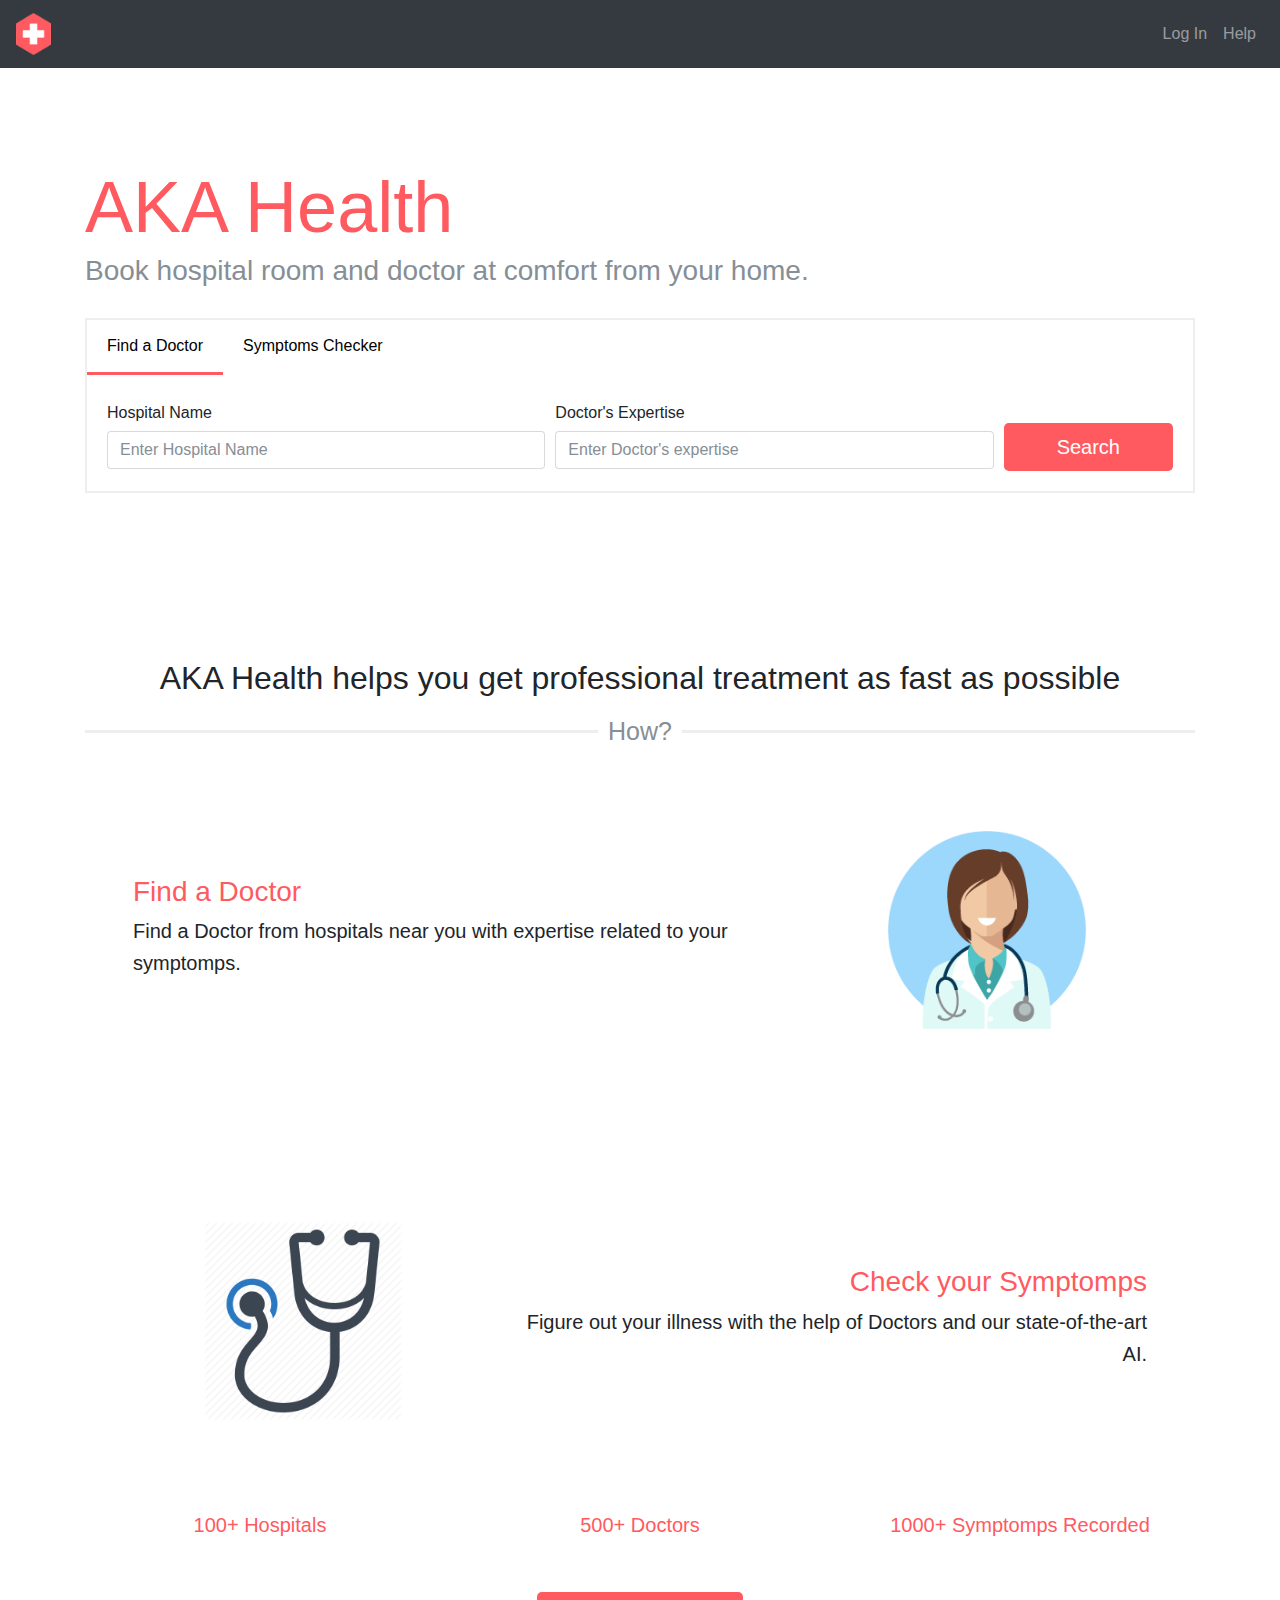
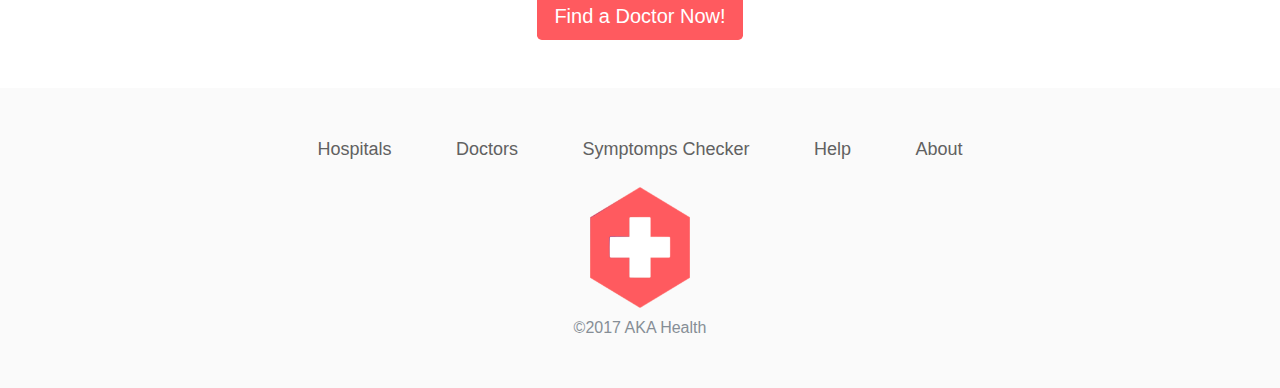
<file: index.html>
<!DOCTYPE html>
<html>
    <head>
        <meta charset="utf-8">
        <title>AKA Health</title>
        <link rel="stylesheet" href="assets/css/bootstrap.min.css">
        <link rel="stylesheet" href="assets/css/style.css">
    </head>
    <body>

        <nav class="navbar navbar-expand-lg navbar-dark bg-dark">
          <a class="navbar-brand" href="index.html">
            <img src="assets/img/logohospital.png" alt="logo aka hospital"
            width="35">
          </a>
          <button class="navbar-toggler" type="button" data-toggle="collapse"
          data-target="#navbarSupportedContent"
          aria-controls="navbarSupportedContent" aria-expanded="false"
          aria-label="Toggle navigation">
            <span class="navbar-toggler-icon"></span>
          </button>
          <div class="collapse navbar-collapse" id="navbarSupportedContent">
            <ul class="navbar-nav ml-auto">
              <li class="nav-item active">
              </li>
              <li class="nav-item">
                <a class="nav-link" href="login.html">Log In</a>
              </li>
              <li class="nav-item">
                <a class="nav-link" href="about.html">Help</a>
              </li>
            </ul>
          </div>
        </nav>

        <div class="app app-alt">
            <div class="container">
                <div class="row">
                    <div class="col-12">
                        <h1 class="title display-3">AKA Health</h1>
                        <h3 class="text-secondary">Book hospital room and doctor at comfort from your home. </h2>
                    </div>
                    <div class="col-12">
                        <div class="tab mt-4">
                             <button class="tablinks" onclick="openCity(event, 'a')" id="defaultOpen">Find a Doctor</button>
                             <button class="tablinks" onclick="openCity(event, 'b')">Symptoms Checker</button>
                        </div>
                        <div id="a" class="tabcontent">
                            <form>
                             <div class="form-row">
                               <div class="col-5">
                                 <label class="col-form-label">Hospital Name</label>
                                 <input type="text" class="form-control" placeholder="Enter Hospital Name">
                               </div>
                               <div class="col-5">
                                   <label class="col-form-label">Doctor's Expertise</label>
                                 <input type="text" class="form-control" placeholder="Enter Doctor's expertise">
                               </div>
                               <div class="col-2">
                                   <label class="col-form-label"></label>
                                   <button type="submit" class="btn btn-aka btn-block mt-1 btn-lg">Search</button>
                               </div>
                             </div>
                           </form>
                        </div>
                        <div id="b" class="tabcontent">
                            <form>
                             <div class="form-row">
                               <div class="col-10">
                                   <label class="col-form-label">Enter your symptomps</label>
                                 <input type="text" class="form-control" placeholder="e.g. Headache, sore eyes, etc.">
                               </div>
                               <div class="col-2">
                                   <label class="col-form-label"></label>
                                   <button type="submit" class="btn btn-aka btn-block mt-1 btn-lg">Search</button>
                               </div>
                             </div>
                           </form>
                        </div>
                    </div>
                </div>
                <div class="content">
                    <div class="row">
                        <div class="col">
                            <div class="text-center mt-4">
                                <h2>AKA Health helps you get professional treatment as fast as possible</h2>
                                <div style="width: 100%; height: 20px; border-bottom: 3px solid #eee; text-align: center" class="mt-3">
                                  <span style="font-size: 25px; background-color: #fff; padding: 0 10px;" class="text-secondary">
                                    How? <!--Padding is optional-->
                                  </span>
                                </div>
                            </div>
                        </div>
                    </div>
                    <div class="row">
                        <div class="col-8">
                            <div class="page-block" id="block1" style="left:-3000px">
                                <h3 class="title">Find a Doctor</h3>
                                <h5 class="far">
                                    Find a Doctor from hospitals near you with expertise related to your symptomps.
                                </h5>
                            </div>
                        </div>
                        <div class="col-4">
                            <img class="page-block-img" src="assets/img/doc.png" alt="stethoscope" width="200" style="left:15%">
                        </div>
                    </div>
                    <div class="row">
                        <div class="col-4">
                            <img class="page-block-img" src="assets/img/Stethoscope-512.png" alt="stethoscope" width="200" style="left:35%">
                        </div>
                        <div class="col-8">
                            <div class="page-block text-right">
                                <h3 class="title">Check your Symptomps</h3>
                                <h5 class="far">
                                    Figure out your illness with the help of Doctors and our state-of-the-art AI.
                                </h5>
                            </div>
                        </div>
                    </div>
                    <div class="text-center">
                        <div class="row">
                            <div class="col-4">
                                <h5 class="title">100+ Hospitals</h5>
                            </div>
                            <div class="col-4">
                                <h5 class="title">500+ Doctors</h5>
                            </div>
                            <div class="col-4">
                                <h5 class="title">1000+ Symptomps Recorded</h5>
                            </div>
                        </div>
                        <div class="row">
                            <div class="col">
                                <div class="mt-5">
                                    <a href="#" class="btn btn-aka btn-lg" id="totop">Find a Doctor Now!</a>
                                </div>
                            </div>
                        </div>
                    </div>
                </div>
            </div>
            <div class="footer">
                <div class="container">
                    <div class="row">
                        <div class="col">
                            <div class="text-center">
                                <a href="#" class="aka">Hospitals</a>
                                <a href="#" class="aka">Doctors</a>
                                <a href="#" class="aka">Symptomps Checker</a>
                                <a href="#" class="aka">Help</a>
                                <a href="#" class="aka">About</a>
                            </div>
                        </div>
                    </div>
                    <div class="row">
                        <div class="col">
                            <img src="assets/img/logohospital.png" alt="logo aka hospital"
                            width="100" class="mt-4">
                            <p class="text-secondary text-center mt-2">&copy;2017 AKA Health</p>
                        </div>
                    </div>
                </div>
            </div>
        </div>

        <script src="assets/js/jquery.js" charset="utf-8"></script>
        <script src="assets/js/bootstrap.min.js" charset="utf-8"></script>
        <script type="text/javascript">
        function openCity(evt, cityName) {
            // Declare all variables
            var i, tabcontent, tablinks;

            // Get all elements with class="tabcontent" and hide them
            tabcontent = document.getElementsByClassName("tabcontent");
            for (i = 0; i < tabcontent.length; i++) {
                tabcontent[i].style.display = "none";
            }

            // Get all elements with class="tablinks" and remove the class "active"
            tablinks = document.getElementsByClassName("tablinks");
            for (i = 0; i < tablinks.length; i++) {
                tablinks[i].className = tablinks[i].className.replace(" active", "");
            }

            // Show the current tab, and add an "active" class to the button that opened the tab
            document.getElementById(cityName).style.display = "block";
            evt.currentTarget.className += " active";
            }
            document.getElementById("defaultOpen").click();

            $('#totop').click(function () {
                $('html, body').animate({scrollTop: '0px'}, 300);
            })
        </script>
    </body>
</html>
</file>
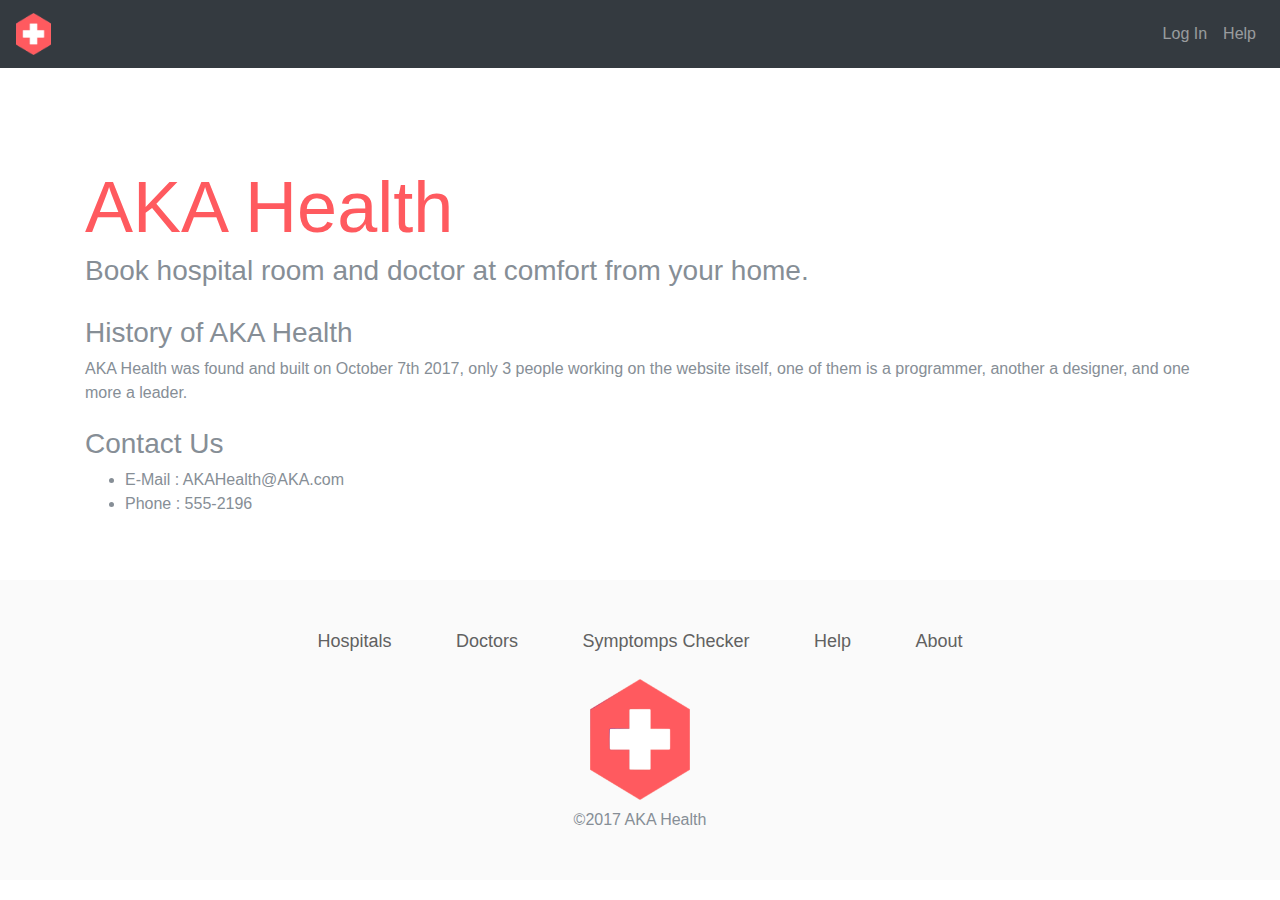
<file: about.html>
<!DOCTYPE html>
<html>
    <head>
        <meta charset="utf-8">
        <title>AKA Health About</title>

<link rel="stylesheet" href="assets/css/bootstrap.min.css">

<link rel="stylesheet" href="assets/css/style.css">
    </head>
    <body>


   <nav class="navbar navbar-expand-lg navbar-dark bg-dark">
        
  <a class="navbar-brand" href="index.html">

 <img src="assets/img/logohospital.png" alt="logo aka hospital"
            width="35">

       </a>
          <button class="navbar-toggler" type="button" data-toggle="collapse"

         data-target="#navbarSupportedContent"
          aria-controls="navbarSupportedContent" aria-expanded="false"

       aria-label="Toggle navigation">
            <span class="navbar-toggler-icon"></span>
          </button>

   <div class="collapse navbar-collapse" id="navbarSupportedContent">
            <ul class="navbar-nav ml-auto">

            <li class="nav-item active">
              </li>
              <li class="nav-item">

 <a class="nav-link" href="login.html">Log In</a>
              </li>

 <li class="nav-item">

 <a class="nav-link" href="#">Help</a>

 </li>
            </ul>
          </div>
        </nav>


   <div class="app app-alt">

    <div class="container">

<div class="row">

  <div class="col-12">

    <h1 class="title display-3">AKA Health</h1>

          <h3 class="text-secondary">Book hospital room and doctor at comfort from your home. </h2>

          </div>

 <div class="col-12">

 </br>
 <h3 class="text-secondary">History of AKA Health</h3>
<div  class="text-secondary">
AKA Health was found and built on October 7th 2017, only 3 people working on the website itself, one of them is a programmer, another a designer, and one more a leader.</div>
<br>
<div  class="text-secondary">
<h3 class="text-secondary">Contact Us</h3> </div>
<div  class="text-secondary">
<ul>
  <li> E-Mail : AKAHealth@AKA.com </li>
  <li> Phone : 555-2196 </li>
</ul>




</div>

                         </div>

      <div class="row">
                            <div class="col">

                   </div>
                        </div>
                    </div>
                </div>
            </div>

 <div class="footer">
                <div class="container">
                    <div class="row">
                        <div class="col">

                       <div class="text-center">
                                <a href="#" class="aka">Hospitals</a>

         <a href="#" class="aka">Doctors</a>

   <a href="#" class="aka">Symptomps Checker</a>
                                <a href="#" class="aka">Help</a>

      <a href="#" class="aka">About</a>
                            </div>
                        </div>

 </div>
                    <div class="row">
                        <div class="col">

  <img src="assets/img/logohospital.png" alt="logo aka hospital"
                            width="100" class="mt-4">

                <p class="text-secondary text-center mt-2">&copy;2017 AKA Health</p>
                        </div>

    </div>
                </div>
            </div>
        </div>

        <script src="assets/js/jquery.js" charset="utf-8"></script>

  <script src="assets/js/bootstrap.min.js" charset="utf-8"></script>
        <script type="text/javascript">

 function openCity(evt, cityName) {
            // Declare all variables
            var i, tabcontent, tablinks;


  // Get all elements with class="tabcontent" and hide them
            tabcontent = document.getElementsByClassName("tabcontent");

     for (i = 0; i < tabcontent.length; i++) {
                tabcontent[i].style.display = "none";
            }


 // Get all elements with class="tablinks" and remove the class "active"
            tablinks = document.getElementsByClassName("tablinks");

      for (i = 0; i < tablinks.length; i++) {
                tablinks[i].className = tablinks[i].className.replace(" active", "");
            }


    // Show the current tab, and add an "active" class to the button that opened the tab
            document.getElementById(cityName).style.display = "block";

         evt.currentTarget.className += " active";
            }
            document.getElementById("defaultOpen").click();


 $('#totop').click(function () {
                $('html, body').animate({scrollTop: '0px'}, 300);
            })

</script>
    </body>
</html>
</file>
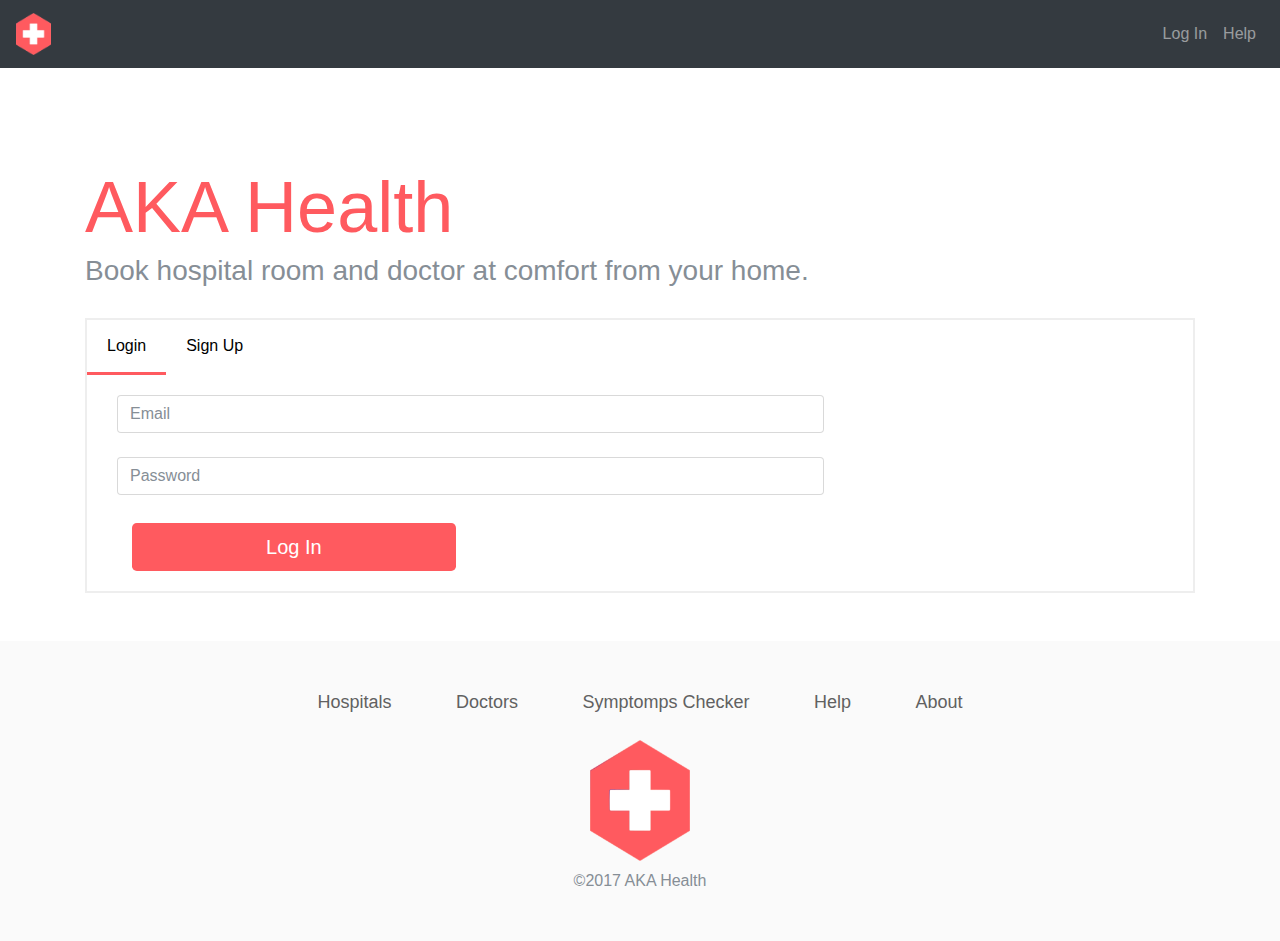
<file: login.html>
<!DOCTYPE html>
<html>
    <head>
        <meta charset="utf-8">
        <title>AKA Health</title>
        <link rel="stylesheet" href="assets/css/bootstrap.min.css">
        <link rel="stylesheet" href="assets/css/style.css">
    </head>
    <body>

        <nav class="navbar navbar-expand-lg navbar-dark bg-dark">
          <a class="navbar-brand" href="index.html">
            <img src="assets/img/logohospital.png" alt="logo aka hospital"
            width="35">
          </a>
          <button class="navbar-toggler" type="button" data-toggle="collapse"
          data-target="#navbarSupportedContent"
          aria-controls="navbarSupportedContent" aria-expanded="false"
          aria-label="Toggle navigation">
            <span class="navbar-toggler-icon"></span>
          </button>
          <div class="collapse navbar-collapse" id="navbarSupportedContent">
            <ul class="navbar-nav ml-auto">
              <li class="nav-item active">
              </li>
              <li class="nav-item">
                <a class="nav-link" href="login.html">Log In</a>
              </li>
              <li class="nav-item">
                <a class="nav-link" href="about.html">Help</a>
              </li>
            </ul>
          </div>
        </nav>

        <div class="app app-alt">
            <div class="container">
                <div class="row" >
                    <div class="col-12">
                        <h1 class="title display-3">AKA Health</h1>
                        <h3 class="text-secondary">Book hospital room and doctor at comfort from your home. </h2>
                    </div>
                    <div class="col-12">
                        <div class="tab mt-4">
                             <button class="tablinks" onclick="openCity(event, 'a')" id="defaultOpen">Login</button>
                             <button class="tablinks" onclick="openCity(event, 'b')">Sign Up</button>
                        </div>
                        <div id="a" class="tabcontent">
						
                            <form>
                             <div class="form-row">
							<label class="col-form-label"></label>
											
								<div class="col-8">
									<input type="email" class="form-control" placeholder="Email"> <label class="col-form-label"></label>
									<input type="password" class="form-control" placeholder="Password"> <label class="col-form-label"></label>
								<div class="col-6">		
									<button type="submit" class="btn btn-aka btn-block mt-1 btn-lg">Log In</button>
								</div>
								</div>
								</div>
							 
                           </form>
                        </div>
                        <div id="b" class="tabcontent">
						
                            <form>
                             <div class="form-row">
							<label class="col-form-label"></label>
											
								<div class="col-8">
									<input type="text" class="form-control" placeholder="Full Name"> <label class="col-form-label"></label>
									<input type="email" class="form-control" placeholder="Email"> <label class="col-form-label"></label>
									<input type="password" class="form-control" placeholder="Password"> <label class="col-form-label"></label>
									<input type="checkbox" id="subscribeNews" name="subscribe" value="newsletter">
										<label>Have you read our <a href="terms.html">Terms & Conditions</a> ?</label>
								<div class="col-6">		
									<button type="submit" class="btn btn-aka btn-block mt-1 btn-lg">Sign Up</button>
								</div>
								</div>
								</div>
							 
                           </form>
                        </div>
                        </div>
                    </div>
                </div>

            </div>
            <div class="footer">
                <div class="container">
                    <div class="row">
                        <div class="col">
                            <div class="text-center">
                                <a href="#" class="aka">Hospitals</a>
                                <a href="#" class="aka">Doctors</a>
                                <a href="#" class="aka">Symptomps Checker</a>
                                <a href="#" class="aka">Help</a>
                                <a href="#" class="aka">About</a>
                            </div>
                        </div>
                    </div>
                    <div class="row">
                        <div class="col">
                            <img src="assets/img/logohospital.png" alt="logo aka hospital"
                            width="100" class="mt-4">
                            <p class="text-secondary text-center mt-2">&copy;2017 AKA Health</p>
                        </div>
                    </div>
                </div>
            </div>


        <script src="assets/js/jquery.js" charset="utf-8"></script>
        <script src="assets/js/bootstrap.min.js" charset="utf-8"></script>
        <script type="text/javascript">
        function openCity(evt, cityName) {
            // Declare all variables
            var i, tabcontent, tablinks;

            // Get all elements with class="tabcontent" and hide them
            tabcontent = document.getElementsByClassName("tabcontent");
            for (i = 0; i < tabcontent.length; i++) {
                tabcontent[i].style.display = "none";
            }

            // Get all elements with class="tablinks" and remove the class "active"
            tablinks = document.getElementsByClassName("tablinks");
            for (i = 0; i < tablinks.length; i++) {
                tablinks[i].className = tablinks[i].className.replace(" active", "");
            }

            // Show the current tab, and add an "active" class to the button that opened the tab
            document.getElementById(cityName).style.display = "block";
            evt.currentTarget.className += " active";
            }
            document.getElementById("defaultOpen").click();

            $('#totop').click(function () {
                $('html, body').animate({scrollTop: '0px'}, 300);
            })
        </script>
    </body>
</html>
</file>
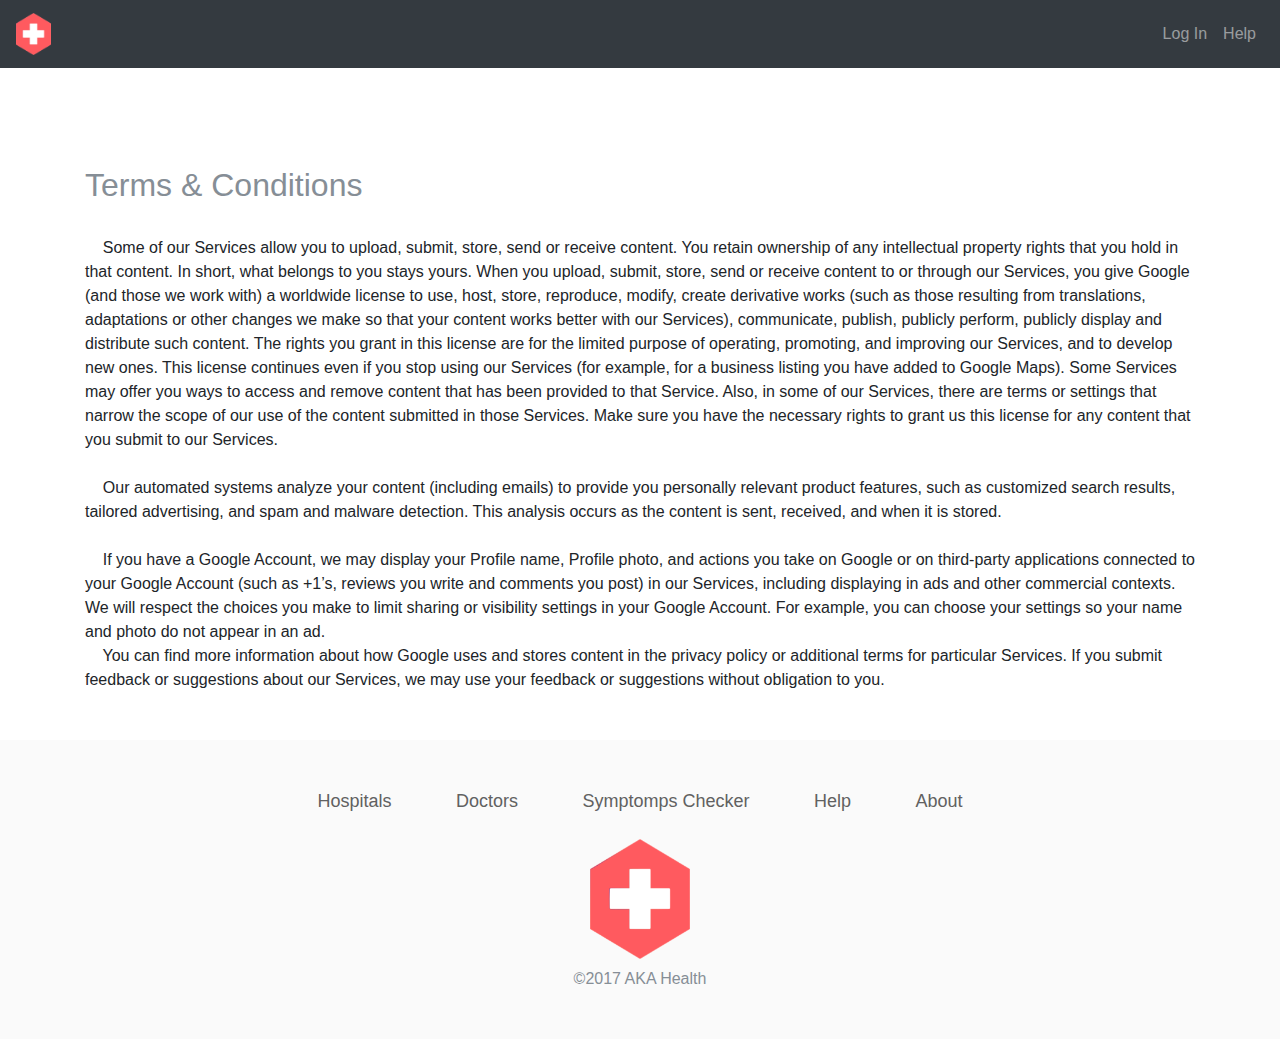
<file: terms.html>
<!DOCTYPE html>
<html>
    <head>
        <meta charset="utf-8">
        <title>AKA Health</title>
        <link rel="stylesheet" href="assets/css/bootstrap.min.css">
        <link rel="stylesheet" href="assets/css/style.css">
    </head>
    <body>

        <nav class="navbar navbar-expand-lg navbar-dark bg-dark">
          <a class="navbar-brand" href="index.html">
            <img src="assets/img/logohospital.png" alt="logo aka hospital"
            width="35">
          </a>
          <button class="navbar-toggler" type="button" data-toggle="collapse"
          data-target="#navbarSupportedContent"
          aria-controls="navbarSupportedContent" aria-expanded="false"
          aria-label="Toggle navigation">
            <span class="navbar-toggler-icon"></span>
          </button>
          <div class="collapse navbar-collapse" id="navbarSupportedContent">
            <ul class="navbar-nav ml-auto">
              <li class="nav-item active">
              </li>
              <li class="nav-item">
                <a class="nav-link" href="login.html">Log In</a>
              </li>
              <li class="nav-item">
                <a class="nav-link" href="about.html">Help</a>
              </li>
            </ul>
          </div>
        </nav>

        <div class="app app-alt">
            <div class="container">
                <div class="row" >
                    <div class="col-12">
                        <h2 class="text-secondary">Terms & Conditions </h2><br>
						&nbsp &nbsp Some of our Services allow you to upload, submit, store, send or receive content. You retain ownership of any intellectual 
						property rights that you hold in that content. In short, what belongs to you stays yours.

When you upload, submit, store, send or receive content to or through our Services, you give Google (and those we work with) a worldwide license to use, 
host, store, reproduce, modify, create derivative works (such as those resulting from translations, adaptations or other changes we make so that your 
content works better with our Services), communicate, publish, publicly perform, publicly display and distribute such content. The rights you grant in 
this license are for the limited purpose of operating, promoting, and improving our Services, and to develop new ones. This license continues even if 
you stop using our Services (for example, for a business listing you have added to Google Maps). Some Services may offer you ways to access and remove 
content that has been provided to that Service. Also, in some of our Services, there are terms or settings that narrow the scope of our use of the content 
submitted in those Services. Make sure you have the necessary rights to grant us this license for any content that you submit to our Services.
<br><br>
&nbsp &nbsp Our automated systems analyze your content (including emails) to provide you personally relevant product features, such as customized search results, 
tailored advertising, and spam and malware detection. This analysis occurs as the content is sent, received, and when it is stored.
<br><br>
&nbsp &nbsp If you have a Google Account, we may display your Profile name, Profile photo, and actions you take on Google or on third-party applications connected 
to your Google Account (such as +1’s, reviews you write and comments you post) in our Services, including displaying in ads and other commercial contexts. 
We will respect the choices you make to limit sharing or visibility settings in your Google Account. For example, you can choose your settings so your 
name and photo do not appear in an ad.
<br>
&nbsp &nbsp You can find more information about how Google uses and stores content in the privacy policy or additional terms for particular Services. If you 
submit feedback or suggestions about our Services, we may use your feedback or suggestions without obligation to you.
                    </div>
                    </div>
                </div>

            </div>
            <div class="footer">
                <div class="container">
                    <div class="row">
                        <div class="col">
                            <div class="text-center">
                                <a href="#" class="aka">Hospitals</a>
                                <a href="#" class="aka">Doctors</a>
                                <a href="#" class="aka">Symptomps Checker</a>
                                <a href="#" class="aka">Help</a>
                                <a href="#" class="aka">About</a>
                            </div>
                        </div>
                    </div>
                    <div class="row">
                        <div class="col">
                            <img src="assets/img/logohospital.png" alt="logo aka hospital"
                            width="100" class="mt-4">
                            <p class="text-secondary text-center mt-2">&copy;2017 AKA Health</p>
                        </div>
                    </div>
                </div>
            </div>


        <script src="assets/js/jquery.js" charset="utf-8"></script>
        <script src="assets/js/bootstrap.min.js" charset="utf-8"></script>
        <script type="text/javascript">
        function openCity(evt, cityName) {
            // Declare all variables
            var i, tabcontent, tablinks;

            // Get all elements with class="tabcontent" and hide them
            tabcontent = document.getElementsByClassName("tabcontent");
            for (i = 0; i < tabcontent.length; i++) {
                tabcontent[i].style.display = "none";
            }

            // Get all elements with class="tablinks" and remove the class "active"
            tablinks = document.getElementsByClassName("tablinks");
            for (i = 0; i < tablinks.length; i++) {
                tablinks[i].className = tablinks[i].className.replace(" active", "");
            }

            // Show the current tab, and add an "active" class to the button that opened the tab
            document.getElementById(cityName).style.display = "block";
            evt.currentTarget.className += " active";
            }
            document.getElementById("defaultOpen").click();

            $('#totop').click(function () {
                $('html, body').animate({scrollTop: '0px'}, 300);
            })
        </script>
    </body>
</html>
</file>
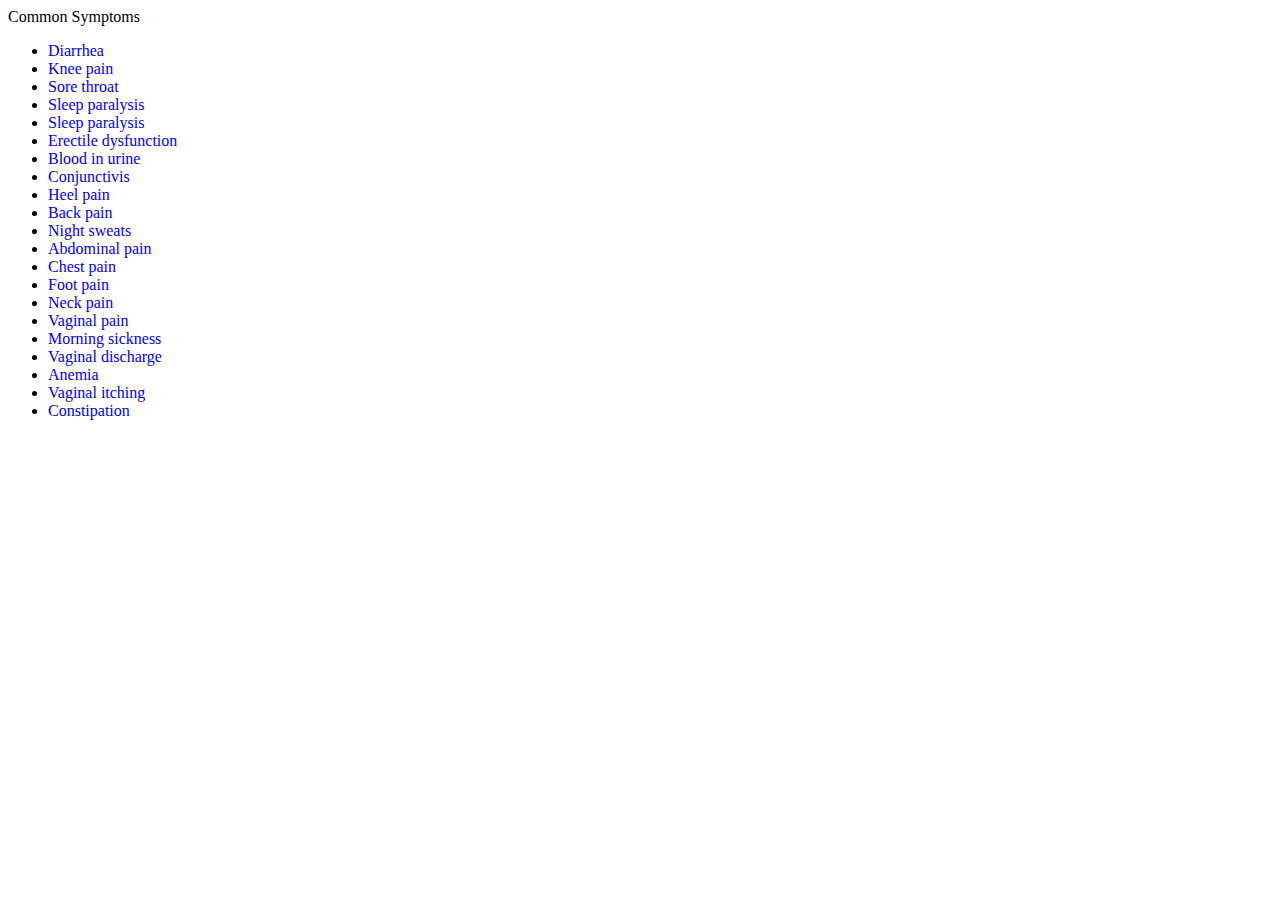
<file: assets/img/list Symptoms bisi cape ngetik.html>
<html>
<body>
Common Symptoms
<ul>
  <li><a href="jeruk.htm" style="text-decoration: none"> Diarrhea</a></li>
  <li><a href="mangga.htm" style="text-decoration: none"> Knee pain</a></li>
  <li><a href="apel.htm" style="text-decoration: none"> Sore throat</a></li>
  <li><a href="apel.htm" style="text-decoration: none"> Sleep paralysis</a></li>
  <li><a href="apel.htm" style="text-decoration: none"> Sleep paralysis</a></li>
  <li><a href="apel.htm" style="text-decoration: none"> Erectile dysfunction</a></li>
  <li><a href="apel.htm" style="text-decoration: none"> Blood in urine</a></li>
  <li><a href="apel.htm" style="text-decoration: none"> Conjunctivis</a></li>
  <li><a href="apel.htm" style="text-decoration: none"> Heel pain</a></li>
  <li><a href="apel.htm" style="text-decoration: none"> Back pain</a></li>
  <li><a href="apel.htm" style="text-decoration: none"> Night sweats</a></li>
  <li><a href="apel.htm" style="text-decoration: none"> Abdominal pain</a></li>
  <li><a href="apel.htm" style="text-decoration: none"> Chest pain</a></li>
  <li><a href="apel.htm" style="text-decoration: none"> Foot pain</a></li>
  <li><a href="apel.htm" style="text-decoration: none"> Neck pain</a></li>
  <li><a href="apel.htm" style="text-decoration: none"> Vaginal pain</a></li>
  <li><a href="apel.htm" style="text-decoration: none"> Morning sickness</a></li>
  <li><a href="apel.htm" style="text-decoration: none"> Vaginal discharge</a></li>
  <li><a href="apel.htm" style="text-decoration: none"> Anemia</a></li>
  <li><a href="apel.htm" style="text-decoration: none"> Vaginal itching</a></li>
  <li><a href="apel.htm" style="text-decoration: none"> Constipation</a></li>
</ul>
</body>
</file>
<file: assets/css/style.css>
body {
    background-color: #ffffff;
}

.app.app-alt {
    padding-top: 100px;
}

.title {
    color: #FF5A5F;
}

.btn.btn-aka {
    background-color: #FF5A5F;
    color: #ffffff;
}

.btn.btn-aka:hover {
    background-color: #E55155;
}

.card-tabbed .card-tabbed-tabs {
    max-width: 100%;
}

/* Style the tab */
div.tab {
   overflow: hidden;
   border: 2px solid #eee;
   border-bottom: none;
}

/* Style the buttons inside the tab */
div.tab button {
   background-color: inherit;
   float: left;
   border: none;
   outline: none;
   cursor: pointer;
   padding: 14px 20px;
   /*transition: 0.3s;*/
}

/* Change background color of buttons on hover */
div.tab button:hover {
   border-bottom: 3px solid #FF5A5F;

}

/* Create an active/current tablink class */
div.tab button.active {
   border-bottom: 3px solid #FF5A5F;
}

/* Style the tab content */
.tabcontent {
   display: none;
   padding: 20px;
   border: 2px solid #eee;
   border-top: none;
}

.tabcontent {
    /*-webkit-animation: fadeEffect 1s;*/
    /*animation: fadeEffect 1s; /* Fading effect takes 1 second */
}

/*@-webkit-keyframes fadeEffect {
    from {opacity: 0;}
    to {opacity: 1;}
}

@keyframes fadeEffect {
    from {opacity: 0;}
    to {opacity: 1;}
}*/

.content {
    margin-top: 9em;
}

.far {
    line-height: 32px;
}

.page-block {
    margin: 9rem 0;
    padding: 0 3rem
}

img.page-block-img {
    display: block;
    position: absolute;
    top: 25%;
}

.footer {
    background: #FAFAFA;
    margin-top: 3em;
    padding: 3em 0 2em 0;
}

.footer a {
    margin: 30px;
    color: #616161;
    font-size: 18px;
}

.footer a:hover {
    text-decoration: none;
    color: #FF5A5F;
}

.footer img {
    display: block;
    margin: 0 auto;
}
</file>
